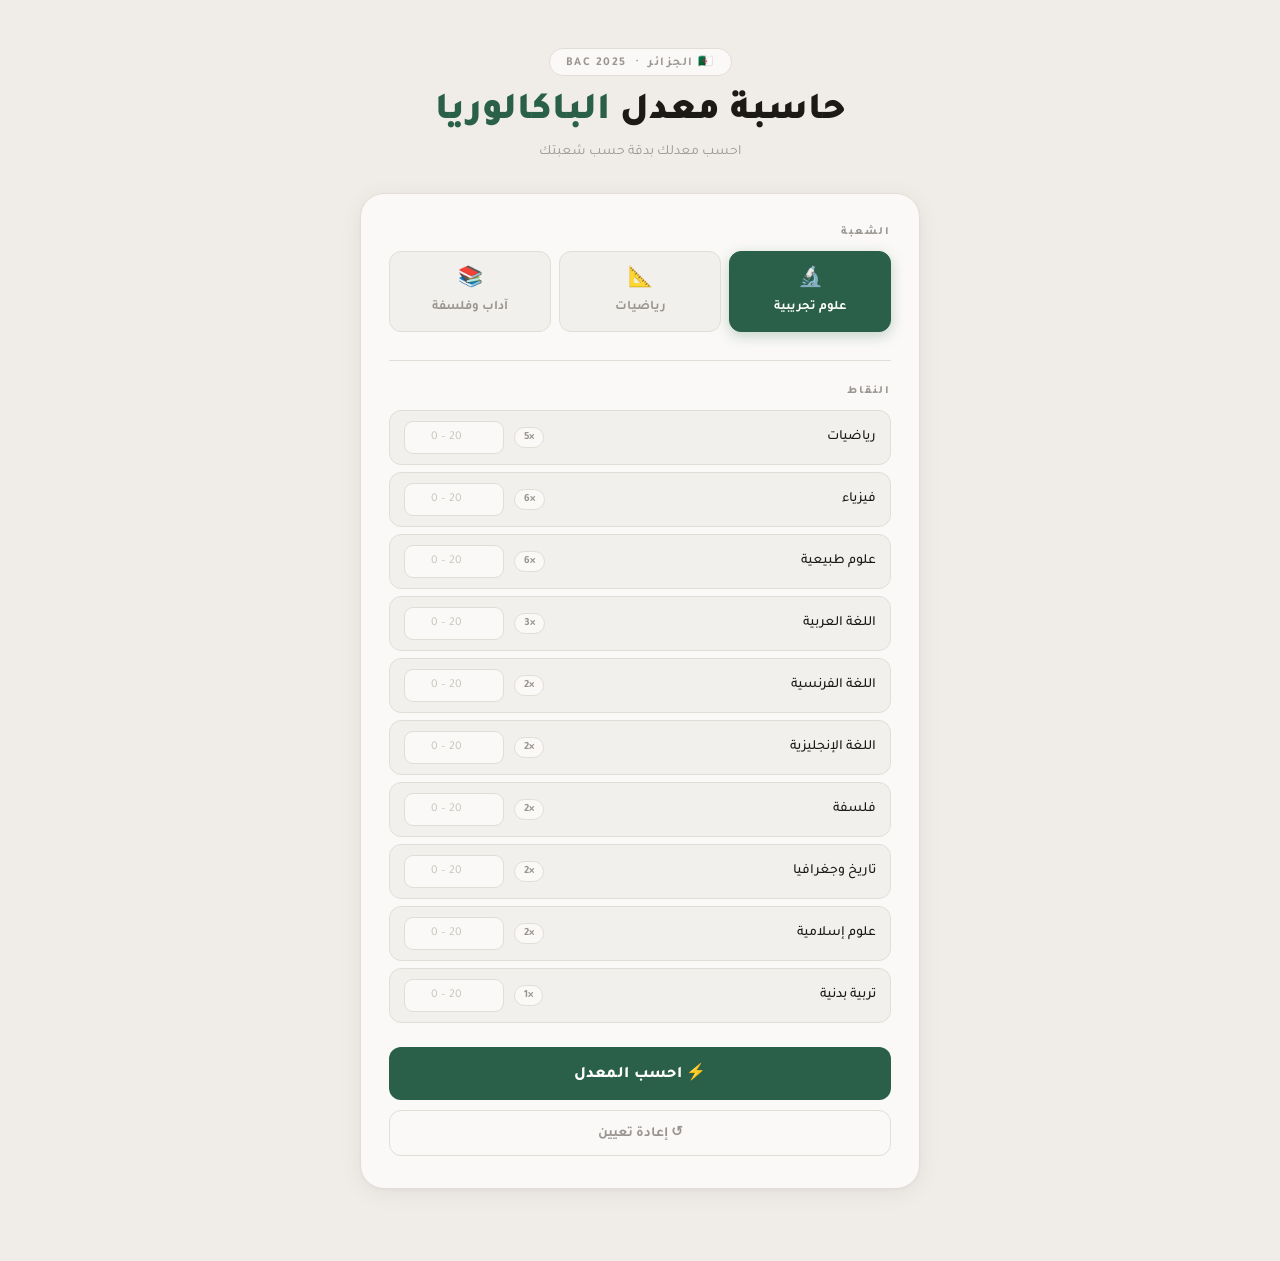
<file: index.html>
<!DOCTYPE html>
<html lang="ar" dir="rtl">
<head>
<meta charset="UTF-8">
<meta name="viewport" content="width=device-width, initial-scale=1.0">
<title>حاسبة معدل الباكالوريا الجزائري</title>
<link href="https://fonts.googleapis.com/css2?family=Tajawal:wght@300;400;500;700;800;900&display=swap" rel="stylesheet">
<style>
  *, *::before, *::after { box-sizing: border-box; margin: 0; padding: 0; }

  :root {
    --bg:       #f0ede8;
    --surface:  #faf9f7;
    --surface2: #f2f0ec;
    --border:   #e2ddd6;
    --text:     #1c1a17;
    --text-dim: #9a9590;
    --accent:   #2a6049;
    --accent-l: #3a7d60;
    --green:    #2a6049;
    --red:      #c0392b;
    --radius:   16px;
  }

  body {
    font-family: 'Tajawal', sans-serif;
    background: var(--bg);
    color: var(--text);
    min-height: 100vh;
    display: flex;
    flex-direction: column;
    align-items: center;
    padding: 48px 16px 72px;
  }

  /* ── Header ── */
  .page-header {
    text-align: center;
    margin-bottom: 32px;
    animation: fadeDown 0.5s ease both;
  }

  .flag-badge {
    display: inline-flex;
    align-items: center;
    gap: 7px;
    background: var(--surface);
    border: 1px solid var(--border);
    border-radius: 50px;
    padding: 5px 16px;
    font-size: 12px;
    font-weight: 700;
    color: var(--text-dim);
    letter-spacing: 1.5px;
    margin-bottom: 16px;
  }

  h1 {
    font-size: clamp(24px, 5vw, 38px);
    font-weight: 900;
    color: var(--text);
    line-height: 1.15;
    margin-bottom: 8px;
  }

  h1 span {
    color: var(--accent);
  }

  .subtitle {
    color: var(--text-dim);
    font-size: 14px;
  }

  /* ── Card ── */
  .card {
    background: var(--surface);
    border: 1px solid var(--border);
    border-radius: 24px;
    padding: 32px 28px;
    width: 100%;
    max-width: 560px;
    box-shadow: 0 4px 24px rgba(0,0,0,0.06), 0 1px 4px rgba(0,0,0,0.04);
    animation: fadeUp 0.5s ease 0.08s both;
  }

  /* ── Section label ── */
  .section-label {
    font-size: 11px;
    font-weight: 800;
    letter-spacing: 2px;
    text-transform: uppercase;
    color: var(--text-dim);
    margin-bottom: 12px;
  }

  /* ── Branch Selector ── */
  .branch-section { margin-bottom: 28px; }

  .branch-grid {
    display: grid;
    grid-template-columns: repeat(3, 1fr);
    gap: 8px;
  }

  .branch-btn {
    background: var(--surface2);
    border: 1.5px solid var(--border);
    border-radius: 12px;
    padding: 14px 8px;
    text-align: center;
    cursor: pointer;
    transition: all 0.2s ease;
    color: var(--text-dim);
    font-family: 'Tajawal', sans-serif;
    font-size: 13px;
    font-weight: 600;
    line-height: 1.4;
  }

  .branch-btn .icon { font-size: 20px; display: block; margin-bottom: 5px; }

  .branch-btn:hover {
    border-color: var(--accent);
    color: var(--accent);
    background: #edf4f0;
  }

  .branch-btn.active {
    background: var(--accent);
    border-color: var(--accent);
    color: #fff;
    box-shadow: 0 4px 14px rgba(42,96,73,0.25);
  }

  /* ── Divider ── */
  .divider {
    height: 1px;
    background: var(--border);
    margin: 24px 0;
  }

  /* ── Subjects ── */
  .subjects-section { margin-bottom: 24px; }

  .subjects-grid {
    display: flex;
    flex-direction: column;
    gap: 7px;
  }

  .subject-row {
    display: grid;
    grid-template-columns: 1fr auto 100px;
    align-items: center;
    gap: 10px;
    background: var(--surface2);
    border: 1px solid var(--border);
    border-radius: 12px;
    padding: 10px 14px;
    transition: border-color 0.15s;
  }

  .subject-row:hover { border-color: #ccc8c0; }
  .subject-row:focus-within { border-color: var(--accent); background: #edf4f0; }

  .subject-name {
    font-size: 14px;
    font-weight: 500;
    color: var(--text);
  }

  .coeff-badge {
    background: var(--surface);
    border: 1px solid var(--border);
    color: var(--text-dim);
    font-size: 11px;
    font-weight: 700;
    padding: 3px 9px;
    border-radius: 20px;
    white-space: nowrap;
    font-variant-numeric: tabular-nums;
  }

  .grade-input {
    background: var(--surface);
    border: 1.5px solid var(--border);
    border-radius: 9px;
    color: var(--text);
    font-family: 'Tajawal', sans-serif;
    font-size: 14px;
    font-weight: 700;
    text-align: center;
    padding: 7px 4px;
    width: 100%;
    outline: none;
    transition: all 0.15s;
    direction: ltr;
  }

  .grade-input:focus {
    border-color: var(--accent);
    box-shadow: 0 0 0 3px rgba(42,96,73,0.10);
  }

  .grade-input.error { border-color: var(--red); background: #fdf3f2; }
  .grade-input.valid { border-color: #7fbfa5; }
  .grade-input::placeholder { color: #c8c4bc; font-size: 12px; font-weight: 400; }

  /* ── Buttons ── */
  .btn-group { display: flex; flex-direction: column; gap: 10px; }

  .calc-btn {
    width: 100%;
    background: var(--accent);
    border: none;
    border-radius: 12px;
    color: #fff;
    font-family: 'Tajawal', sans-serif;
    font-size: 16px;
    font-weight: 800;
    padding: 15px;
    cursor: pointer;
    transition: all 0.2s ease;
    position: relative;
    overflow: hidden;
    letter-spacing: 0.3px;
  }

  .calc-btn::after {
    content: '';
    position: absolute;
    inset: 0;
    background: linear-gradient(90deg, transparent 0%, rgba(255,255,255,0.12) 50%, transparent 100%);
    transform: translateX(-100%);
    transition: transform 0.5s ease;
  }

  .calc-btn:hover {
    background: var(--accent-l);
    box-shadow: 0 6px 20px rgba(42,96,73,0.3);
    transform: translateY(-1px);
  }
  .calc-btn:hover::after { transform: translateX(100%); }
  .calc-btn:active { transform: translateY(0); box-shadow: none; }

  .reset-btn {
    width: 100%;
    background: transparent;
    border: 1.5px solid var(--border);
    border-radius: 12px;
    color: var(--text-dim);
    font-family: 'Tajawal', sans-serif;
    font-size: 14px;
    font-weight: 600;
    padding: 12px;
    cursor: pointer;
    transition: all 0.18s;
  }
  .reset-btn:hover { border-color: #b0aba3; color: var(--text); background: var(--surface2); }

  /* ── Result ── */
  .result-box {
    margin-top: 24px;
    border-radius: 16px;
    padding: 28px 20px;
    text-align: center;
    border: 1.5px solid;
    animation: popIn 0.45s cubic-bezier(0.34,1.56,0.64,1) both;
  }

  .result-box.pass {
    background: #edf7f2;
    border-color: #a8d9c0;
  }
  .result-box.fail {
    background: #fdf3f2;
    border-color: #f0b8b3;
  }

  .result-label {
    font-size: 11px;
    font-weight: 700;
    letter-spacing: 2px;
    text-transform: uppercase;
    color: var(--text-dim);
    margin-bottom: 10px;
  }

  .result-score {
    font-size: clamp(52px, 12vw, 76px);
    font-weight: 900;
    line-height: 1;
    margin-bottom: 6px;
    font-variant-numeric: tabular-nums;
  }

  .result-box.pass .result-score { color: var(--green); }
  .result-box.fail .result-score { color: var(--red); }

  .result-status {
    font-size: 20px;
    font-weight: 800;
    margin-bottom: 6px;
  }
  .result-box.pass .result-status { color: var(--green); }
  .result-box.fail .result-status { color: var(--red); }

  .result-detail {
    font-size: 12px;
    color: var(--text-dim);
    margin-top: 8px;
    display: flex;
    justify-content: center;
    gap: 16px;
  }

  .result-detail span {
    background: rgba(0,0,0,0.05);
    padding: 3px 10px;
    border-radius: 20px;
  }

  /* ── Error ── */
  .error-msg {
    background: #fdf3f2;
    border: 1px solid #f0b8b3;
    border-radius: 12px;
    color: var(--red);
    font-size: 13px;
    font-weight: 500;
    padding: 14px 16px;
    text-align: right;
    margin-top: 16px;
    line-height: 1.8;
    animation: shake 0.38s ease;
  }

  /* ── Animations ── */
  @keyframes fadeDown { from { opacity: 0; transform: translateY(-16px); } to { opacity: 1; transform: none; } }
  @keyframes fadeUp   { from { opacity: 0; transform: translateY(20px);  } to { opacity: 1; transform: none; } }
  @keyframes popIn    { from { opacity: 0; transform: scale(0.92); }      to { opacity: 1; transform: none; } }
  @keyframes shake    {
    0%,100% { transform: translateX(0); }
    20%     { transform: translateX(-5px); }
    40%     { transform: translateX(5px); }
    60%     { transform: translateX(-3px); }
    80%     { transform: translateX(3px); }
  }

  @media(max-width: 480px) {
    .card { padding: 24px 18px; }
    .subject-row { grid-template-columns: 1fr auto 84px; gap: 8px; padding: 9px 12px; }
    .subject-name { font-size: 13px; }
    .branch-btn { font-size: 12px; padding: 12px 6px; }
  }
</style>
</head>
<body>

<header class="page-header">
  <div class="flag-badge">🇩🇿 الجزائر &nbsp;·&nbsp; BAC 2025</div>
  <h1>حاسبة معدل <span>الباكالوريا</span></h1>
  <p class="subtitle">احسب معدلك بدقة حسب شعبتك</p>
</header>

<div class="card">

  <div class="branch-section">
    <div class="section-label">الشعبة</div>
    <div class="branch-grid">
      <button class="branch-btn active" onclick="setBranch('science',this)">
        <span class="icon">🔬</span>علوم تجريبية
      </button>
      <button class="branch-btn" onclick="setBranch('math',this)">
        <span class="icon">📐</span>رياضيات
      </button>
      <button class="branch-btn" onclick="setBranch('letters',this)">
        <span class="icon">📚</span>آداب وفلسفة
      </button>
    </div>
  </div>

  <div class="divider"></div>

  <div class="subjects-section">
    <div class="section-label">النقاط</div>
    <div class="subjects-grid" id="subjects-grid"></div>
  </div>

  <div class="btn-group">
    <button class="calc-btn" onclick="calculate()">⚡ احسب المعدل</button>
    <button class="reset-btn" onclick="resetAll()">↺ إعادة تعيين</button>
  </div>

  <div id="result-area"></div>
</div>

<script>
const BRANCHES = {
  science: {
    name: 'علوم تجريبية',
    subjects: [
      { name: 'رياضيات',          coeff: 5 },
      { name: 'فيزياء',            coeff: 6 },
      { name: 'علوم طبيعية',       coeff: 6 },
      { name: 'اللغة العربية',      coeff: 3 },
      { name: 'اللغة الفرنسية',     coeff: 2 },
      { name: 'اللغة الإنجليزية',   coeff: 2 },
      { name: 'فلسفة',             coeff: 2 },
      { name: 'تاريخ وجغرافيا',    coeff: 2 },
      { name: 'علوم إسلامية',      coeff: 2 },
      { name: 'تربية بدنية',       coeff: 1 },
    ]
  },
  math: {
    name: 'رياضيات',
    subjects: [
      { name: 'رياضيات',          coeff: 7 },
      { name: 'فيزياء',            coeff: 6 },
      { name: 'علوم طبيعية',       coeff: 2 },
      { name: 'اللغة العربية',      coeff: 3 },
      { name: 'اللغة الفرنسية',     coeff: 2 },
      { name: 'اللغة الإنجليزية',   coeff: 2 },
      { name: 'فلسفة',             coeff: 2 },
      { name: 'تاريخ وجغرافيا',    coeff: 2 },
      { name: 'علوم إسلامية',      coeff: 2 },
      { name: 'تربية بدنية',       coeff: 1 },
    ]
  },
  letters: {
    name: 'آداب وفلسفة',
    subjects: [
      { name: 'اللغة العربية',      coeff: 5 },
      { name: 'اللغة الفرنسية',     coeff: 5 },
      { name: 'اللغة الإنجليزية',   coeff: 5 },
      { name: 'فلسفة',             coeff: 6 },
      { name: 'تاريخ وجغرافيا',    coeff: 4 },
      { name: 'علوم إسلامية',      coeff: 2 },
      { name: 'رياضيات',          coeff: 2 },
      { name: 'تربية بدنية',       coeff: 1 },
    ]
  }
};

let currentBranch = 'science';

function setBranch(branch, btn) {
  currentBranch = branch;
  document.querySelectorAll('.branch-btn').forEach(b => b.classList.remove('active'));
  btn.classList.add('active');
  renderSubjects();
  document.getElementById('result-area').innerHTML = '';
}

function renderSubjects() {
  const grid = document.getElementById('subjects-grid');
  const subjects = BRANCHES[currentBranch].subjects;
  grid.innerHTML = subjects.map((s, i) => `
    <div class="subject-row">
      <span class="subject-name">${s.name}</span>
      <span class="coeff-badge">×${s.coeff}</span>
      <input
        class="grade-input"
        type="number"
        id="grade-${i}"
        min="0" max="20" step="0.25"
        placeholder="0 – 20"
        oninput="validateInput(this)"
      />
    </div>
  `).join('');
}

function validateInput(input) {
  const val = parseFloat(input.value);
  if (input.value === '') {
    input.classList.remove('error', 'valid');
  } else if (isNaN(val) || val < 0 || val > 20) {
    input.classList.add('error');
    input.classList.remove('valid');
  } else {
    input.classList.add('valid');
    input.classList.remove('error');
  }
}

function calculate() {
  const subjects = BRANCHES[currentBranch].subjects;
  let totalWeighted = 0, totalCoeff = 0;
  let errors = [];

  subjects.forEach((s, i) => {
    const input = document.getElementById(`grade-${i}`);
    const raw = input.value.trim();
    if (raw === '') {
      errors.push(`${s.name} — فارغة`);
      input.classList.add('error');
      return;
    }
    const val = parseFloat(raw);
    if (isNaN(val) || val < 0 || val > 20) {
      errors.push(`${s.name} — قيمة غير صحيحة (0–20)`);
      input.classList.add('error');
      return;
    }
    totalWeighted += val * s.coeff;
    totalCoeff += s.coeff;
  });

  const area = document.getElementById('result-area');

  if (errors.length > 0) {
    area.innerHTML = `<div class="error-msg">⚠️ يرجى تصحيح الأخطاء التالية:<br>${errors.map(e => '· ' + e).join('<br>')}</div>`;
    return;
  }

  const avg = totalWeighted / totalCoeff;
  const pass = avg >= 10;
  const branchName = BRANCHES[currentBranch].name;

  area.innerHTML = `
    <div class="result-box ${pass ? 'pass' : 'fail'}">
      <div class="result-label">${branchName} — نتيجة الباكالوريا</div>
      <div class="result-score">${avg.toFixed(2)}</div>
      <div class="result-status">${pass ? '✅ ناجح' : '❌ راسب'}</div>
      <div class="result-detail">
        <span>المعاملات: ${totalCoeff}</span>
        <span>المجموع: ${totalWeighted.toFixed(2)}</span>
      </div>
    </div>
  `;
}

function resetAll() {
  const subjects = BRANCHES[currentBranch].subjects;
  subjects.forEach((_, i) => {
    const input = document.getElementById(`grade-${i}`);
    if (input) { input.value = ''; input.classList.remove('error', 'valid'); }
  });
  document.getElementById('result-area').innerHTML = '';
}

renderSubjects();
</script>
</body>
</html>
</file>
